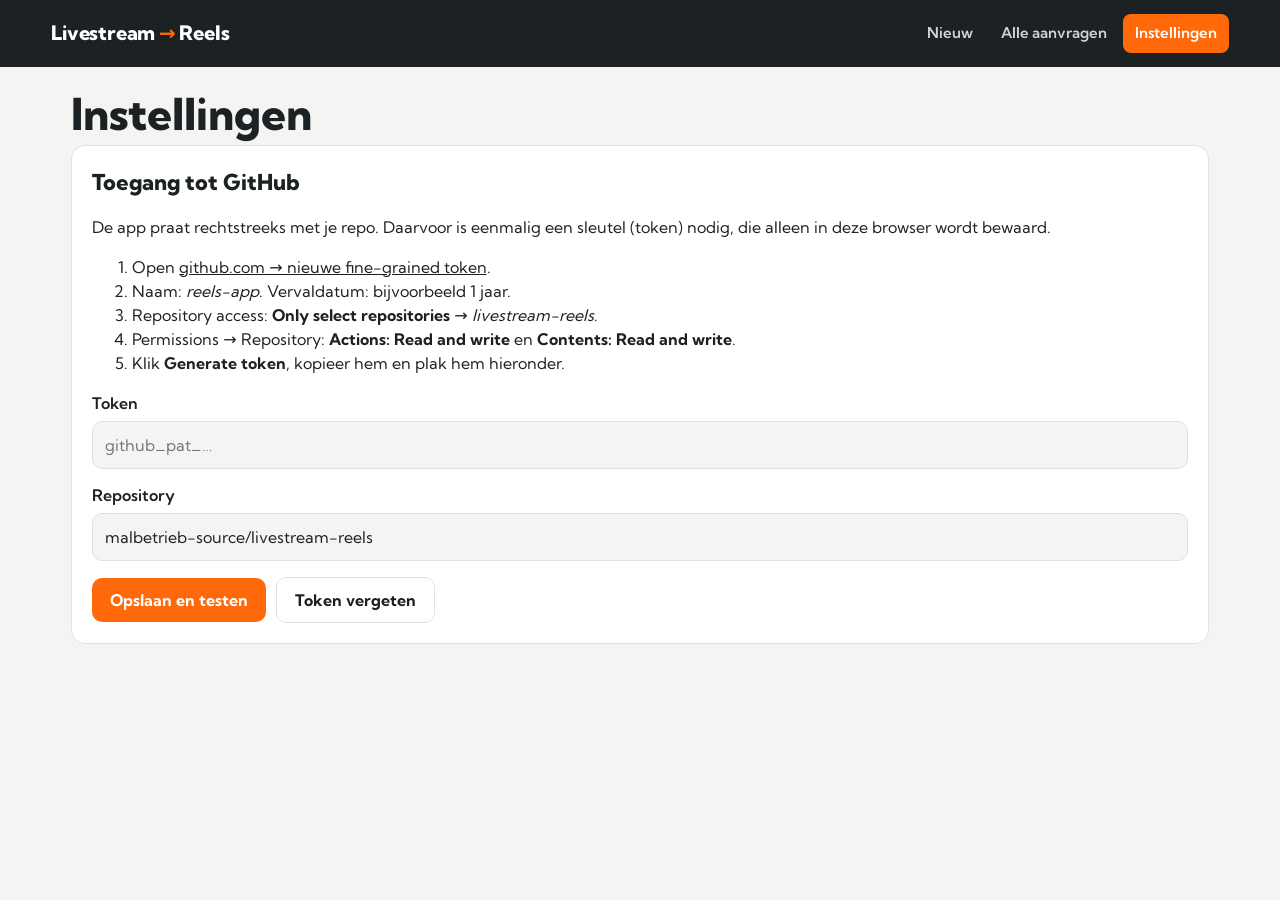
<file: docs/index.html>
<!DOCTYPE html>
<html lang="nl">
<head>
<meta charset="utf-8">
<meta name="viewport" content="width=device-width,initial-scale=1">
<meta name="robots" content="noindex">
<title>Livestream → Reels</title>
<link rel="preconnect" href="https://fonts.googleapis.com"><link rel="preconnect" href="https://fonts.gstatic.com" crossorigin>
<link href="https://fonts.googleapis.com/css2?family=Kumbh+Sans:wght@400;600;800&display=swap" rel="stylesheet">
<style>
/* VOICE: werkplaats-tool, direct en vakkundig
   IDEA: een productiebon in de Borgh-werkplaats: link + voicenote erin, reels eruit
   PICTURE: de reels zelf, als rij verticale schermen
   COLOUR/TYPE: Borgh-oranje #FF690A, antraciet #1C2123, wit; Kumbh Sans
   LAYOUT: één kolom op de telefoon, reels-raster op breed scherm, vaste actiebalk onderin */
:root{color-scheme:light dark;--or:#FF690A;--an:#1C2123;--bg:light-dark(#f4f4f2,#121517);--card:light-dark(#fff,#1c2123);--ink:light-dark(#1C2123,#eef0f0);--mut:light-dark(#69716f,#9aa3a3);--line:light-dark(#dfe2e0,#2c3337);--soft:light-dark(#fff1e8,#2a1e16)}
:root[data-theme=light]{color-scheme:light}:root[data-theme=dark]{color-scheme:dark}
*{box-sizing:border-box;min-width:0}
body{margin:0;background:var(--bg);color:var(--ink);font:16px/1.5 "Kumbh Sans",system-ui,sans-serif;overflow-x:clip;padding-bottom:96px}
a{color:inherit}
header{background:var(--an);color:#fff;padding:14px max(4vw,16px);display:flex;gap:16px;align-items:center;flex-wrap:wrap;position:sticky;top:0;z-index:5}
header b{font-weight:800;font-size:20px;letter-spacing:-.01em}header b i{font-style:normal;color:var(--or)}
nav{display:flex;gap:4px;margin-left:auto;flex-wrap:wrap}
nav a{text-decoration:none;padding:8px 12px;border-radius:8px;font-weight:600;font-size:15px;color:#cfd4d4}
nav a.on{background:var(--or);color:#fff}
main{max-width:1240px;margin:0 auto;padding:24px max(4vw,16px)}
h1{font-size:clamp(28px,5vw,44px);line-height:1.05;margin:0 0 8px;font-weight:800;text-wrap:balance}
h2{font-size:22px;margin:0 0 12px;font-weight:800}
.mut{color:var(--mut)}.small{font-size:14px}
.card{background:var(--card);border:1px solid var(--line);border-radius:14px;padding:20px;margin-bottom:16px}
label{display:block;font-weight:600;margin:14px 0 6px}
input,textarea,select{width:100%;font:inherit;font-size:16px;padding:11px 12px;border:1.5px solid var(--line);border-radius:10px;background:var(--bg);color:var(--ink)}
textarea{min-height:84px;resize:vertical}
input:focus,textarea:focus,select:focus,button:focus-visible{outline:3px solid color-mix(in srgb,var(--or) 45%,transparent);outline-offset:1px;border-color:var(--or)}
button,.btn{font:inherit;font-weight:700;min-height:44px;padding:10px 18px;border-radius:10px;border:0;background:var(--or);color:#fff;cursor:pointer;text-decoration:none;display:inline-flex;align-items:center;gap:8px;justify-content:center}
button.ghost,.btn.ghost{background:transparent;color:var(--ink);border:1.5px solid var(--line)}
button.sm{min-height:36px;padding:6px 12px;font-size:14px}
button:disabled{opacity:.5;cursor:default}
.row{display:flex;gap:10px;flex-wrap:wrap;align-items:center}
.grid2{display:grid;grid-template-columns:repeat(auto-fit,minmax(180px,1fr));gap:0 16px}
.big{font-size:18px;padding:14px 26px}
.note{background:var(--soft);border-left:4px solid var(--or);padding:12px 14px;border-radius:8px;margin:12px 0}
.err{background:light-dark(#fde8e8,#3a1c1c);border-left-color:#d33}
details summary{cursor:pointer;font-weight:600;padding:6px 0}
/* voortgang */
.steps{list-style:none;padding:0;margin:0}
.steps li{display:flex;gap:12px;align-items:center;padding:10px 0;border-bottom:1px solid var(--line)}
.dot{width:22px;height:22px;border-radius:50%;flex:none;border:2px solid var(--line);display:grid;place-items:center;font-size:13px;color:#fff}
.dot.run{border-color:var(--or);border-top-color:transparent;animation:spin 1s linear infinite}
.dot.ok{background:#1d9a5b;border-color:#1d9a5b}.dot.fail{background:#d33;border-color:#d33}.dot.skip{opacity:.4}
@keyframes spin{to{transform:rotate(360deg)}}
@media (prefers-reduced-motion:reduce){.dot.run{animation:none}}
/* reels */
.reels{display:grid;grid-template-columns:repeat(auto-fill,minmax(min(100%,300px),1fr));gap:16px}
.reel{background:var(--card);border:1.5px solid var(--line);border-radius:14px;overflow:hidden;display:flex;flex-direction:column}
.reel.changed{border-color:var(--or)}.reel.off{opacity:.55}
.screen{aspect-ratio:9/16;background:var(--an);position:relative;max-height:520px;display:grid;place-items:center;overflow:hidden}
.screen video{width:100%;height:100%;object-fit:contain;background:#000}
.screen .play{position:absolute;inset:0;display:flex;flex-direction:column;justify-content:center;align-items:center;gap:14px;padding:20px;text-align:center;color:#fff;background:linear-gradient(180deg,#2a3134,#1C2123);border:0;border-radius:0;font-weight:800}
.screen .play .hook{background:var(--or);padding:8px 12px;border-radius:6px;font-size:20px;line-height:1.15}
.screen .play .tri{width:64px;height:64px;border-radius:50%;background:rgba(255,255,255,.14);display:grid;place-items:center;font-size:26px}
.body{padding:14px 16px 16px;display:flex;flex-direction:column;gap:2px}
.body label{margin:10px 0 4px;font-size:14px}
.body input,.body textarea,.body select{padding:8px 10px;font-size:16px}
.times{display:grid;grid-template-columns:1fr 1fr;gap:10px}
.nudge{display:flex;gap:4px;margin-top:4px}.nudge button{flex:1;min-height:34px;padding:4px;font-size:13px}
.num{font-variant-numeric:tabular-nums;white-space:nowrap}
.tr{max-height:260px;overflow:auto;border:1px solid var(--line);border-radius:10px;margin-top:8px;font-size:14px}
.tr div{padding:6px 10px;border-bottom:1px solid var(--line);cursor:pointer;display:grid;grid-template-columns:4.2em 1fr;gap:8px}
.tr div.in{background:var(--soft)}.tr div:hover{background:color-mix(in srgb,var(--or) 14%,transparent)}
.tr .t{color:var(--mut);font-variant-numeric:tabular-nums}
.pick{display:flex;gap:6px;padding:6px 10px;background:var(--bg)}
.bar{position:fixed;left:0;right:0;bottom:0;background:var(--an);color:#fff;padding:12px max(4vw,16px);display:flex;gap:12px;align-items:center;justify-content:space-between;flex-wrap:wrap;z-index:6}
.list a.item{display:flex;justify-content:space-between;gap:12px;padding:14px 0;border-bottom:1px solid var(--line);text-decoration:none;flex-wrap:wrap}
.pill{font-size:13px;font-weight:700;padding:3px 10px;border-radius:99px;background:var(--line);white-space:nowrap}
.pill.or{background:var(--or);color:#fff}.pill.gr{background:#1d9a5b;color:#fff}.pill.rd{background:#d33;color:#fff}
.rec{display:flex;gap:10px;flex-wrap:wrap;align-items:center}
.recdot{width:12px;height:12px;border-radius:50%;background:#d33;display:inline-block;animation:pulse 1s infinite}
@keyframes pulse{50%{opacity:.3}}
audio{width:100%;margin-top:10px}
[hidden]{display:none!important}
</style>
</head>
<body>
<header><b>Livestream <i>→</i> Reels</b>
<nav><a href="#nieuw" data-v="nieuw">Nieuw</a><a href="#archief" data-v="archief">Alle aanvragen</a><a href="#instellingen" data-v="instellingen">Instellingen</a></nav></header>
<main id="app"></main>
<div class="bar" id="bar" hidden></div>

<template id="t-nieuw">
<h1>Van livestream naar reels</h1>
<p class="mut">Plak de link, spreek de belangrijkste punten in (of zet Remco's voicenote erin) en de reels worden gemaakt. Duurt ongeveer 20–40 minuten bij een stream van een uur.</p>
<form class="card" id="f">
 <label for="url">YouTube-link van de livestream</label>
 <input id="url" type="url" required placeholder="https://www.youtube.com/live/…" autocomplete="off">
 <label>Voicenote met de belangrijkste punten <span class="mut small">(optioneel)</span></label>
 <div class="rec">
  <button type="button" class="ghost" id="recBtn">● Inspreken</button>
  <button type="button" class="ghost" id="fileBtn">Bestand kiezen</button>
  <input type="file" id="file" accept="audio/*,video/mp4,.opus,.ogg,.m4a,.mp3,.wav,.webm" hidden>
  <span id="recState" class="mut small"></span>
 </div>
 <div id="vnBox" hidden><audio id="vnAudio" controls></audio><button type="button" class="ghost sm" id="vnDel">Voicenote weghalen</button></div>
 <label for="extra">Extra wensen <span class="mut small">(optioneel)</span></label>
 <textarea id="extra" placeholder="Bijv. vooral de korte tips, niet de intro. Winactie zeker meenemen."></textarea>
 <details><summary>Meer opties</summary>
  <div class="grid2">
   <div><label for="n">Aantal reels</label><input id="n" type="number" min="1" max="20" value="8"></div>
   <div><label for="minl">Min. lengte (sec)</label><input id="minl" type="number" min="5" value="20"></div>
   <div><label for="maxl">Max. lengte (sec)</label><input id="maxl" type="number" min="10" value="60"></div>
   <div><label for="beeld">Beeld</label><select id="beeld"><option value="crop">Bijsnijden naar 9:16</option><option value="blur">Heel beeld, vage achtergrond</option></select></div>
   <div><label for="model">Spraakherkenning</label><select id="model"><option value="small">Snel (small)</option><option value="medium">Nauwkeuriger (medium)</option></select></div>
   <div><label for="brief">Briefing-bestand</label><select id="brief"><option value="">Geen</option></select></div>
  </div>
 </details>
 <div class="row" style="margin-top:20px"><button class="big" id="go">Maak reels</button><span id="goState" class="mut small"></span></div>
</form>
</template>

<template id="t-instellingen">
<h1>Instellingen</h1>
<div class="card">
 <h2>Toegang tot GitHub</h2>
 <p>De app praat rechtstreeks met je repo. Daarvoor is eenmalig een sleutel (token) nodig, die alleen in deze browser wordt bewaard.</p>
 <ol>
  <li>Open <a href="https://github.com/settings/personal-access-tokens/new" target="_blank" rel="noopener">github.com → nieuwe fine-grained token</a>.</li>
  <li>Naam: <i>reels-app</i>. Vervaldatum: bijvoorbeeld 1 jaar.</li>
  <li>Repository access: <b>Only select repositories</b> → <i>livestream-reels</i>.</li>
  <li>Permissions → Repository: <b>Actions: Read and write</b> en <b>Contents: Read and write</b>.</li>
  <li>Klik <b>Generate token</b>, kopieer hem en plak hem hieronder.</li>
 </ol>
 <label for="tok">Token</label><input id="tok" type="password" placeholder="github_pat_…" autocomplete="off">
 <label for="repo">Repository</label><input id="repo" placeholder="eigenaar/repo">
 <div class="row" style="margin-top:16px"><button id="save">Opslaan en testen</button><button class="ghost" id="forget">Token vergeten</button><span id="saveState" class="small"></span></div>
</div>
</template>

<script>
{
const $=(s,r=document)=>r.querySelector(s), $$=(s,r=document)=>[...r.querySelectorAll(s)];
const esc=s=>String(s??'').replace(/[&<>"']/g,c=>({'&':'&amp;','<':'&lt;','>':'&gt;','"':'&quot;',"'":'&#39;'}[c]));
const fmt=t=>{t=Math.max(0,+t||0);const h=Math.floor(t/3600),m=Math.floor(t%3600/60),s=(t%60).toFixed(1).padStart(4,'0');return h?`${h}:${String(m).padStart(2,'0')}:${s}`:`${m}:${s}`};
const parseT=v=>String(v).trim().replace(',','.').split(':').map(Number).reduce((a,b)=>a*60+b,0);
const store={get(k,d){try{return JSON.parse(localStorage.getItem('reels.'+k))??d}catch{return d}},set(k,v){try{localStorage.setItem('reels.'+k,JSON.stringify(v))}catch{}}};
const WF='reels.yml';
let cfg=store.get('cfg',{token:'',repo:'malbetrieb-source/livestream-reels'});
let timer=null, blobs={};

async function api(path,opt={}){
  const r=await fetch('https://api.github.com/repos/'+cfg.repo+path,{method:opt.method||'GET',body:opt.body&&JSON.stringify(opt.body),
    headers:{Authorization:'Bearer '+cfg.token,Accept:opt.raw?'application/vnd.github.raw':'application/vnd.github+json','X-GitHub-Api-Version':'2022-11-28'}});
  if(r.status===204)return null;
  if(!r.ok){let m='';try{m=(await r.json()).message}catch{}const e=new Error(`GitHub ${r.status}: ${m}`);e.status=r.status;throw e}
  return opt.raw==='blob'?r.blob():opt.raw?r.json():r.json();
}
const rawJson=(file,ref)=>api(`/contents/${file}?ref=${encodeURIComponent(ref)}`,{raw:true});
const ytId=u=>(String(u).match(/(?:v=|youtu\.be\/|live\/|shorts\/)([\w-]{11})/)||[])[1];
const newId=()=>{const d=new Date(),p=n=>String(n).padStart(2,'0');return `${d.getFullYear()}${p(d.getMonth()+1)}${p(d.getDate())}-${p(d.getHours())}${p(d.getMinutes())}-${Math.random().toString(36).slice(2,6)}`};
function remember(id,info){const l=store.get('mine',{});l[id]={...(l[id]||{}),...info};store.set('mine',l)}

async function dispatch(id,inputs){
  const all={aanvraag:id,voicenote:'',youtube_link:'',briefing:'',extra_instructies:'',aantal_reels:'8',min_lengte:'20',max_lengte:'60',beeld:'crop',fragmenten:'',spraakmodel:'small',...inputs};
  for(const k in all)all[k]=String(all[k]);
  await api(`/actions/workflows/${WF}/dispatches`,{method:'POST',body:{ref:'main',inputs:all}});
}

/* ---------- routering ---------- */
function route(){
  clearInterval(timer);timer=null;$('#bar').hidden=true;
  const h=location.hash.slice(1)||'nieuw';
  $$('nav a').forEach(a=>a.classList.toggle('on',h===a.dataset.v||(h.startsWith('a-')&&a.dataset.v==='archief')));
  if(!cfg.token&&h!=='instellingen'){location.hash='instellingen';return}
  if(h==='instellingen')return viewSettings();
  if(h==='archief')return viewArchive();
  if(h.startsWith('a-'))return viewRequest(h.slice(2));
  return viewNew();
}
addEventListener('hashchange',route);

/* ---------- instellingen ---------- */
function viewSettings(){
  $('#app').replaceChildren($('#t-instellingen').content.cloneNode(true));
  $('#tok').value=cfg.token;$('#repo').value=cfg.repo;
  $('#save').onclick=async()=>{
    cfg={token:$('#tok').value.trim(),repo:$('#repo').value.trim()};const st=$('#saveState');st.textContent='Testen…';
    try{const r=await api('');await api(`/actions/workflows/${WF}`);store.set('cfg',cfg);st.textContent=`✓ Verbonden met ${r.full_name}`;setTimeout(()=>location.hash='nieuw',700)}
    catch(e){st.textContent='✗ '+(e.status===404?'Repo of workflow niet gevonden — klopt de repo en heeft de token toegang?':e.status===401?'Token ongeldig':e.message)}
  };
  $('#forget').onclick=()=>{cfg.token='';store.set('cfg',cfg);$('#tok').value='';$('#saveState').textContent='Token verwijderd uit deze browser'};
}

/* ---------- nieuwe aanvraag ---------- */
let vn=null, rec=null;
function viewNew(){
  $('#app').replaceChildren($('#t-nieuw').content.cloneNode(true));
  const d=store.get('draft',{});for(const k of ['url','extra','n','minl','maxl','beeld','model'])if(d[k])$('#'+k).value=d[k];
  $('#f').oninput=()=>{const o={};for(const k of ['url','extra','n','minl','maxl','beeld','model'])o[k]=$('#'+k).value;store.set('draft',o)};
  api('/contents/briefings').then(l=>{for(const f of l.filter(f=>f.name.endsWith('.md'))){const o=document.createElement('option');o.value=f.path;o.textContent=f.name.replace(/\.md$/,'');$('#brief').append(o)}}).catch(()=>{});
  showVn();
  $('#fileBtn').onclick=()=>$('#file').click();
  $('#file').onchange=e=>{const f=e.target.files[0];if(f){vn={blob:f,ext:(f.name.split('.').pop()||'m4a').toLowerCase()};showVn()}};
  $('#vnDel').onclick=()=>{vn=null;showVn()};
  $('#recBtn').onclick=toggleRec;
  $('#f').onsubmit=submitNew;
}
function showVn(){
  const box=$('#vnBox');if(!box)return;box.hidden=!vn;
  if(vn){$('#vnAudio').src=URL.createObjectURL(vn.blob);$('#recState').textContent=`Voicenote klaar (${(vn.blob.size/1e6).toFixed(1)} MB)`}
  else $('#recState').textContent='';
}
async function toggleRec(){
  const b=$('#recBtn');
  if(rec){rec.stop();return}
  try{
    const stream=await navigator.mediaDevices.getUserMedia({audio:true});
    const mime=['audio/webm','audio/mp4','audio/ogg'].find(m=>window.MediaRecorder&&MediaRecorder.isTypeSupported(m))||'';
    rec=new MediaRecorder(stream,mime?{mimeType:mime}:{});const parts=[],t0=Date.now();
    rec.ondataavailable=e=>parts.push(e.data);
    const tick=setInterval(()=>$('#recState').innerHTML=`<span class="recdot"></span> Opnemen… ${fmt((Date.now()-t0)/1000).replace(/\.\d$/,'')}`,500);
    rec.onstop=()=>{clearInterval(tick);stream.getTracks().forEach(t=>t.stop());const type=rec.mimeType||mime||'audio/webm';
      vn={blob:new Blob(parts,{type}),ext:type.includes('mp4')?'m4a':type.includes('ogg')?'ogg':'webm'};rec=null;b.textContent='● Inspreken';showVn()};
    rec.start(1000);b.textContent='■ Stop';
  }catch(e){$('#recState').textContent='Microfoon niet beschikbaar — kies een bestand.'}
}
const b64=blob=>new Promise((ok,no)=>{const r=new FileReader();r.onload=()=>ok(String(r.result).split(',')[1]);r.onerror=no;r.readAsDataURL(blob)});
async function submitNew(e){
  e.preventDefault();const url=$('#url').value.trim(),st=$('#goState'),go=$('#go');
  if(!ytId(url)){st.textContent='Dat lijkt geen YouTube-link.';return}
  if(rec){st.textContent='Stop eerst de opname.';return}
  go.disabled=true;const id=newId();
  try{
    let vname='';
    if(vn){
      st.textContent='Voicenote uploaden…';
      const main=await api('/git/ref/heads/main');
      await api('/git/refs',{method:'POST',body:{ref:'refs/heads/reels/'+id,sha:main.object.sha}});
      vname='voicenote.'+vn.ext.replace(/[^a-z0-9]/g,'');
      await api('/contents/'+vname,{method:'PUT',body:{message:'Voicenote '+id,content:await b64(vn.blob),branch:'reels/'+id}});
    }
    st.textContent='Workflow starten…';
    const inp={youtube_link:url,voicenote:vname,briefing:$('#brief').value,extra_instructies:$('#extra').value.trim(),
      aantal_reels:$('#n').value,min_lengte:$('#minl').value,max_lengte:$('#maxl').value,beeld:$('#beeld').value,spraakmodel:$('#model').value};
    await dispatch(id,inp);
    remember(id,{url,started:Date.now(),label:'Nieuwe stream'});
    vn=null;store.set('draft',{});location.hash='a-'+id;
  }catch(err){st.textContent='✗ '+err.message;go.disabled=false}
}

/* ---------- archief ---------- */
async function viewArchive(){
  const app=$('#app');app.innerHTML='<h1>Alle aanvragen</h1><div class="card list" id="l"><p class="mut">Laden…</p></div>';
  try{
    const [refs,runs]=await Promise.all([api('/git/matching-refs/heads/reels/').catch(()=>[]),api(`/actions/workflows/${WF}/runs?per_page=40`)]);
    const mine=store.get('mine',{}),items={};
    for(const r of refs){const id=r.ref.replace('refs/heads/reels/','');items[id]={id,done:false}}
    for(const r of runs.workflow_runs){const m=r.display_title.match(/^Reels · (.+)$/);if(!m)continue;const it=items[m[1]]||(items[m[1]]={id:m[1]});if(!it.run)it.run=r}
    for(const id in mine)items[id]=items[id]||{id};
    const list=Object.values(items).sort((a,b)=>b.id.localeCompare(a.id));
    if(!list.length){$('#l').innerHTML='<p class="mut">Nog geen aanvragen. <a href="#nieuw">Maak de eerste.</a></p>';return}
    $('#l').innerHTML=list.map(it=>{const r=it.run,s=!r?'':r.status!=='completed'?'<span class="pill or">Bezig</span>':r.conclusion==='success'?'<span class="pill gr">Klaar</span>':'<span class="pill rd">Mislukt</span>';
      return `<a class="item" href="#a-${esc(it.id)}"><span><b data-t="${esc(it.id)}">${esc(mine[it.id]?.title||mine[it.id]?.label||it.id)}</b><br><span class="mut small">${esc(it.id)}</span></span>${s}</a>`}).join('');
    for(const it of list.slice(0,25))if(!mine[it.id]?.title&&refs.some(r=>r.ref.endsWith('/'+it.id)))
      rawJson('resultaat.json','reels/'+it.id).then(res=>{const el=$(`[data-t="${CSS.escape(it.id)}"]`);if(el&&res.title){el.textContent=res.title;remember(it.id,{title:res.title})}}).catch(()=>{});
  }catch(e){$('#l').innerHTML=`<p class="note err">${esc(e.message)}</p>`}
}

/* ---------- één aanvraag: voortgang of resultaat ---------- */
const STEPS=['Programma\'s installeren','Cache (download + transcript)','Voicenote uitschrijven','Video downloaden en uitschrijven','Reels maken','Reels klaarzetten om te downloaden','Previews klaarzetten voor de app'];
async function viewRequest(id){
  const app=$('#app');app.innerHTML=`<p class="mut">Laden…</p>`;
  try{const res=await rawJson('resultaat.json','reels/'+id);return viewResult(id,res)}catch(e){if(e.status!==404){app.innerHTML=`<p class="note err">${esc(e.message)}</p>`;return}}
  app.innerHTML=`<h1>Reels worden gemaakt</h1><p class="mut">Aanvraag <span class="num">${esc(id)}</span>. Je kunt deze pagina sluiten; hij staat onder <a href="#archief">Alle aanvragen</a>.</p>
   <div class="card"><div class="row" style="justify-content:space-between"><h2 id="st">Wachten tot GitHub start…</h2><span class="mut num" id="el"></span></div><ul class="steps" id="steps"></ul><p id="lk" class="small"></p></div>`;
  let runId=null;
  const poll=async()=>{
    if(location.hash!=='#a-'+id)return;
    try{
      if(!runId){const runs=await api(`/actions/workflows/${WF}/runs?per_page=30`);const r=runs.workflow_runs.find(r=>r.display_title==='Reels · '+id);if(!r){
        const t=store.get('mine',{})[id]?.started;if(t&&Date.now()-t>180000)$('#st').textContent='Run niet gevonden — is de workflow gestart?';return}runId=r.id}
      const [run,jobs]=await Promise.all([api('/actions/runs/'+runId),api(`/actions/runs/${runId}/jobs`)]);
      const steps=(jobs.jobs[0]?.steps||[]).filter(s=>STEPS.includes(s.name));
      $('#steps').innerHTML=steps.map(s=>{const c=s.status!=='completed'?(s.status==='in_progress'?'run':''):s.conclusion==='success'?'ok':s.conclusion==='skipped'?'skip':'fail';
        const icon=c==='ok'?'✓':c==='fail'?'!':'';const dur=s.started_at?Math.round(((s.completed_at?new Date(s.completed_at):Date.now())-new Date(s.started_at))/1000):null;
        return `<li><span class="dot ${c}">${icon}</span><span style="flex:1">${esc(s.name==='Cache (download + transcript)'?'Eerder werk ophalen':s.name)}${c==='skip'?' <span class="mut small">(overgeslagen)</span>':''}</span><span class="mut num small">${dur!=null&&c!=='skip'?fmt(dur).replace(/\.\d$/,''):''}</span></li>`}).join('')||'<li class="mut">In de wachtrij…</li>';
      const t0=new Date(run.run_started_at||run.created_at);$('#el').textContent=fmt((Date.now()-t0)/1000).replace(/\.\d$/,'');
      $('#lk').innerHTML=`<a href="${esc(run.html_url)}" target="_blank" rel="noopener">Bekijk de run op GitHub</a>`;
      if(run.status==='completed'){
        clearInterval(timer);
        if(run.conclusion==='success'){$('#st').textContent='Klaar! Reels laden…';setTimeout(()=>viewRequest(id),1500)}
        else{$('#st').textContent='Er ging iets mis';$('#lk').insertAdjacentHTML('beforebegin',`<div class="note err">De run is ${esc(run.conclusion)}. Open de run op GitHub en klik op de rode stap voor de foutmelding. Vaak helpt het om opnieuw te starten.</div>`)}
      }else $('#st').textContent=run.status==='queued'?'In de wachtrij':'Bezig…';
    }catch(e){$('#st').textContent='Verbinding mislukt, opnieuw proberen…'}
  };
  poll();timer=setInterval(poll,8000);
}

/* ---------- resultaat + bijstellen ---------- */
let R=null, clips=[], orig='', transcript=null;
const yt=(u,t)=>{const v=ytId(u);return v?`https://youtu.be/${v}?t=${Math.floor(t)}`:u};
const OFF={0.15:'Bijsnijden links',0.5:'Bijsnijden midden',0.85:'Bijsnijden rechts'};
function viewResult(id,res){
  R={...res,id};remember(id,{title:res.title});
  clips=res.clips.map(c=>({...c,selected:true,offset:c.mode==='blur'?null:(c.offset??0.5)}));orig=JSON.stringify(clips.map(key));
  const eng={claude:'Gekozen door Claude',offline:'Gekozen op trefwoorden — zet een ANTHROPIC_API_KEY in de repo voor een slimmere keuze',handmatig:'Zelf gekozen / bijgesteld'}[res.engine]||'';
  $('#app').innerHTML=`<h1>${esc(res.title||'Reels')}</h1>
   <p class="mut">${clips.length} reels · <a href="${esc(res.url)}" target="_blank" rel="noopener">livestream openen</a> · ${esc(eng)}</p>
   <div class="row" style="margin-bottom:16px"><a class="btn" href="${esc(res.run_url)}#artifacts" target="_blank" rel="noopener">Alle reels in volle kwaliteit (zip)</a>
   <button class="ghost" id="addBtn">+ Fragment toevoegen</button></div>
   ${res.engine==='offline'?'<div class="note small">De selectie is grof gekozen op trefwoorden. Controleer begin en eind, of zet een Anthropic-sleutel in de repo-secrets (ANTHROPIC_API_KEY).</div>':''}
   ${res.voicenote?`<details class="card"><summary>Voicenote (uitgeschreven)</summary><p>${esc(res.voicenote)}</p></details>`:''}
   <details class="card" id="ai" ${res.engine==='claude'?'':'open'}><summary>Slimmer kiezen met Claude</summary>
    <p class="small">1. Kopieer de opdracht (transcript + voicenote) en plak hem in een chat met Claude.<br>2. Plak het antwoord van Claude hieronder en klik op <b>Overnemen</b>. Daarna <b>Opnieuw maken</b>.</p>
    <div class="row"><label class="small" for="aiN" style="margin:0">Aantal reels</label><input id="aiN" type="number" min="1" max="20" value="${Math.max(clips.length,8)}" style="width:90px"><button id="aiCopy">Kopieer opdracht voor Claude</button><span id="aiSt" class="small mut"></span></div>
    <textarea id="aiOut" readonly hidden style="margin-top:10px;font-size:13px"></textarea>
    <label for="aiIn">Antwoord van Claude</label><textarea id="aiIn" placeholder="Plak hier het antwoord (de lijst met fragmenten)"></textarea>
    <div class="row" style="margin-top:10px"><button class="ghost" id="aiUse">Overnemen</button><span id="aiUseSt" class="small"></span></div>
   </details>
   <div class="card" id="addBox" hidden><h2>Fragment toevoegen</h2><input id="q" placeholder="Zoek in het transcript…"><div class="tr" id="qtr"></div></div>
   <div class="reels" id="reels"></div>`;
  renderReels();
  $('#addBtn').onclick=async()=>{const box=$('#addBox');box.hidden=!box.hidden;if(!box.hidden){await loadTr();searchTr();$('#q').focus()}};
  $('#q')&&($('#q').oninput=searchTr);
  $('#aiCopy').onclick=copyPrompt;$('#aiUse').onclick=usePaste;
}
async function copyPrompt(){
  const st=$('#aiSt');st.textContent='Transcript laden…';const tr=await loadTr();
  if(!tr.length){st.textContent='Geen transcript gevonden bij deze aanvraag.';return}
  const n=+$('#aiN').value||8;
  const brief=R.briefing||[R.voicenote&&('Voicenote van de klant (uitgeschreven):\n'+R.voicenote),R.extra&&('Extra wensen:\n'+R.extra)].filter(Boolean).join('\n\n');
  const txt=`Je bent een ervaren social-video-editor voor Borgh, een B2B-merk in bevestigingsmiddelen en gereedschap.
Hieronder staat het transcript van een YouTube-livestream (Nederlands, tijdcodes in seconden) en de briefing van de klant.

Kies de ${n} beste fragmenten voor losse verticale reels (Instagram/TikTok/Shorts).
Regels:
- Elk fragment is 20 tot 60 seconden.
- Op zichzelf te begrijpen: begin bij het begin van een zin of uitleg, stop na de pointe. Geen afgebroken zinnen.
- Volg de briefing: elk onderwerp dat de klant noemt krijgt bij voorkeur minstens één fragment, belangrijkste eerst.
- Voorkeur voor concrete tips, getallen, demonstraties, 'fout vs goed', en momenten met energie of humor.
- Geen overlap.

Antwoord met ALLEEN een JSON-array in één codeblok, zonder uitleg, per fragment:
{"start": <sec>, "end": <sec>, "title": "<korte werktitel>", "hook": "<pakkende tekst in beeld, max 6 woorden>", "caption": "<social caption van 1-3 zinnen in de toon van een vakman, met 3-5 hashtags>"}

BRIEFING:
${brief||'(geen briefing — kies zelf de sterkste momenten)'}

TRANSCRIPT:
${tr.map(x=>`[${x.s.toFixed(1)}-${x.e.toFixed(1)}] ${x.t}`).join('\n')}`;
  try{await navigator.clipboard.writeText(txt);st.textContent=`✓ Gekopieerd (${Math.round(txt.length/1000)}k tekens) — plak het in een chat met Claude`}
  catch{const o=$('#aiOut');o.hidden=false;o.value=txt;o.select();st.textContent='Kopiëren lukte niet automatisch: selecteer de tekst hieronder en kopieer hem.'}
}
function usePaste(){
  const t=$('#aiIn').value,st=$('#aiUseSt');let list=[];
  try{
    if(t.includes('[')&&t.includes('{')){list=JSON.parse(t.slice(t.indexOf('['),t.lastIndexOf(']')+1))}
    else for(const line of t.split(/[\n;]/)){const m=line.match(/([\d:.,]+)\s*[-–]\s*([\d:.,]+)\s*(.*)/);if(m)list.push({start:parseT(m[1]),end:parseT(m[2]),title:m[3].trim(),hook:m[3].trim()})}
  }catch(e){st.textContent='✗ Kan het antwoord niet lezen. Plak het hele antwoord van Claude, inclusief de [ en ].';return}
  list=list.filter(c=>isFinite(+c.start)&&isFinite(+c.end)&&+c.end>+c.start);
  if(!list.length){st.textContent='✗ Geen fragmenten gevonden in het antwoord.';return}
  clips=list.map((c,i)=>({id:i+1,start:+c.start,end:+c.end,title:c.title||`Fragment ${i+1}`,hook:c.hook||'',caption:c.caption||'',mode:R.mode||'crop',offset:R.mode==='blur'?null:0.5,selected:true,isNew:true})).sort((a,b)=>a.start-b.start);
  renderReels();st.textContent=`✓ ${clips.length} fragmenten overgenomen — controleer ze en klik onderin op Opnieuw maken.`;
  $('#reels').scrollIntoView({behavior:'smooth'});
}
const key=c=>({start:+c.start,end:+c.end,title:c.title||'',hook:c.hook||'',caption:c.caption||'',mode:c.mode,offset:c.offset,selected:c.selected});
async function loadTr(){if(!transcript){try{transcript=await rawJson('transcript.json','reels/'+R.id)}catch{transcript=[]}}return transcript}
function searchTr(){
  const q=$('#q').value.trim().toLowerCase(),hits=(transcript||[]).filter(s=>!q||s.t.toLowerCase().includes(q)).slice(0,80);
  $('#qtr').innerHTML=hits.map(s=>`<div data-s="${s.s}"><span class="t">${fmt(s.s).replace(/\.\d$/,'')}</span><span>${esc(s.t)}</span></div>`).join('')||'<div class="mut">Niets gevonden</div>';
  $$('#qtr [data-s]').forEach(d=>d.onclick=()=>{const s=+d.dataset.s;clips.push({id:clips.length+1,start:s,end:s+30,title:'Nieuw fragment',hook:'',caption:'',mode:R.mode||'crop',offset:0.5,selected:true,isNew:true});
    clips.sort((a,b)=>a.start-b.start);$('#addBox').hidden=true;renderReels()});
}
function renderReels(){
  $('#reels').innerHTML=clips.map((c,i)=>`<article class="reel" data-i="${i}">
   <div class="screen">${c.preview&&!c.isNew?`<button class="play" data-play><span class="tri">▶</span>${c.hook?`<span class="hook">${esc(c.hook)}</span>`:''}<span class="small mut">Preview laden</span></button>`:'<div class="play"><span class="small">Nieuw fragment — wordt gemaakt bij “opnieuw maken”</span></div>'}</div>
   <div class="body">
    <label class="row" style="margin:0 0 4px"><input type="checkbox" data-f="selected" ${c.selected?'checked':''} style="width:auto"> Meenemen</label>
    <label>Titel</label><input data-f="title" value="${esc(c.title)}">
    <label>Hook in beeld</label><input data-f="hook" value="${esc(c.hook)}" maxlength="60">
    <label>Caption</label><textarea data-f="caption">${esc(c.caption)}</textarea>
    <div class="row" style="margin-top:6px"><button class="ghost sm" data-copy>Caption kopiëren</button>${c.preview&&!c.isNew?`<button class="ghost sm" data-dl>Preview downloaden</button>`:''}</div>
    <div class="times">
     <div><label>Begin</label><input class="num" data-t="start" value="${fmt(c.start)}"><div class="nudge"><button class="ghost" data-n="start,-1">−1s</button><button class="ghost" data-n="start,1">+1s</button></div></div>
     <div><label>Eind</label><input class="num" data-t="end" value="${fmt(c.end)}"><div class="nudge"><button class="ghost" data-n="end,-1">−1s</button><button class="ghost" data-n="end,1">+1s</button></div></div>
    </div>
    <p class="small mut num" style="margin:6px 0 0">${Math.round(c.end-c.start)} sec · <a href="${esc(yt(R.url,c.start))}" target="_blank" rel="noopener">bekijk in livestream</a></p>
    <label>Beeld</label><select data-f="beeld">${Object.entries(OFF).map(([v,l])=>`<option value="${v}" ${c.mode!=='blur'&&Math.abs((c.offset??.5)-v)<.1?'selected':''}>${l}</option>`).join('')}<option value="blur" ${c.mode==='blur'?'selected':''}>Heel beeld, vage achtergrond</option></select>
    <details data-trd><summary class="small">Transcript rond dit fragment</summary><div class="tr"></div></details>
   </div></article>`).join('');
  $$('.reel').forEach(el=>wire(el,clips[+el.dataset.i]));
  updateBar();
}
function wire(el,c){
  el.classList.toggle('off',!c.selected);
  $$('[data-f]',el).forEach(f=>f.oninput=f.onchange=()=>{
    const k=f.dataset.f;if(k==='selected')c.selected=f.checked;else if(k==='beeld'){if(f.value==='blur'){c.mode='blur';c.offset=null}else{c.mode='crop';c.offset=+f.value}}else c[k]=f.value;
    el.classList.toggle('off',!c.selected);updateBar(el,c)});
  $$('[data-t]',el).forEach(f=>f.onchange=()=>{c[f.dataset.t]=parseT(f.value);fix(c);renderReels()});
  $$('[data-n]',el).forEach(b=>b.onclick=()=>{const [k,d]=b.dataset.n.split(',');c[k]=+c[k]+ +d;fix(c);renderReels()});
  $('[data-copy]',el).onclick=async e=>{try{await navigator.clipboard.writeText(c.caption||'');e.target.textContent='Gekopieerd ✓'}catch{e.target.textContent='Kopiëren lukt niet'}};
  const dl=$('[data-dl]',el);if(dl)dl.onclick=async()=>{const u=await preview(c);const a=document.createElement('a');a.href=u;a.download=(c.file||`reel-${c.id}.mp4`).replace(/\.mp4$/,'-preview.mp4');document.body.append(a);a.click();a.remove()};
  const p=$('[data-play]',el);if(p)p.onclick=async()=>{p.querySelector('.small').textContent='Laden…';try{const u=await preview(c);const v=document.createElement('video');v.src=u;v.controls=true;v.playsInline=true;p.replaceWith(v);v.play().catch(()=>{})}catch(e){p.querySelector('.small').textContent='Laden mislukt'}};
  $('[data-trd]',el).ontoggle=async e=>{if(!e.target.open)return;const box=$('.tr',el);box.innerHTML='<div class="mut">Laden…</div>';const tr=await loadTr();
    const near=tr.filter(s=>s.e>c.start-40&&s.s<c.end+40);
    box.innerHTML=near.map(s=>`<div data-s="${s.s}" data-e="${s.e}" class="${s.e>c.start&&s.s<c.end?'in':''}"><span class="t">${fmt(s.s).replace(/\.\d$/,'')}</span><span>${esc(s.t)}</span></div>`).join('');
    $$('[data-s]',box).forEach(d=>d.onclick=()=>{$$('.pick',box).forEach(x=>x.remove());d.insertAdjacentHTML('afterend','<div class="pick"><button class="sm" data-ps>Begin hier</button><button class="sm" data-pe>Eind hier</button></div>');
      $('[data-ps]',box).onclick=()=>{c.start=+d.dataset.s;fix(c);renderReels()};$('[data-pe]',box).onclick=()=>{c.end=+d.dataset.e+0.3;fix(c);renderReels()}})};
}
function fix(c){c.start=Math.max(0,Math.round(c.start*100)/100);c.end=Math.round(c.end*100)/100;if(c.end<=c.start+1)c.end=c.start+1}
async function preview(c){
  if(blobs[R.id+c.preview])return blobs[R.id+c.preview];
  const b=await api(`/contents/${c.preview}?ref=${encodeURIComponent('reels/'+R.id)}`,{raw:'blob'});
  return blobs[R.id+c.preview]=URL.createObjectURL(new Blob([b],{type:'video/mp4'}));
}
function updateBar(el,c){
  if(el&&c){const o=JSON.parse(orig)[clips.indexOf(c)];el.classList.toggle('changed',!o||JSON.stringify(key(c))!==JSON.stringify(o))}
  else $$('.reel').forEach(e=>{const cc=clips[+e.dataset.i],o=JSON.parse(orig)[+e.dataset.i];e.classList.toggle('changed',!!cc.isNew||!o||JSON.stringify(key(cc))!==JSON.stringify(o))});
  const changed=JSON.stringify(clips.map(key))!==orig,sel=clips.filter(c=>c.selected).length,bar=$('#bar');
  bar.hidden=!changed;
  bar.innerHTML=`<span><b>${sel} reels</b> <span style="color:#cfd4d4" class="small">· aangepast</span></span><span class="row"><button class="ghost sm" id="undo" style="color:#fff;border-color:#4a5357">Terugzetten</button><button id="redo">Opnieuw maken</button></span>`;
  if(!changed)return;
  $('#undo').onclick=()=>viewResult(R.id,R);
  $('#redo').onclick=async e=>{
    const sel=clips.filter(c=>c.selected);if(!sel.length)return;e.target.disabled=true;e.target.textContent='Starten…';
    const frag=JSON.stringify(sel.map(c=>({start:+c.start,end:+c.end,title:c.title,hook:c.hook,caption:c.caption,mode:c.mode==='blur'?'blur':'crop',...(c.mode!=='blur'?{offset:c.offset??0.5}:{})})));
    const id=newId();
    try{await dispatch(id,{youtube_link:R.url,fragmenten:frag,spraakmodel:R.model||'small',beeld:R.mode||'crop',aantal_reels:String(sel.length)});
      remember(id,{url:R.url,started:Date.now(),label:'Bijgesteld: '+(R.title||R.id)});location.hash='a-'+id}
    catch(err){e.target.disabled=false;e.target.textContent='Opnieuw maken';alertBar(err.message)}
  };
}
function alertBar(m){$('#bar').insertAdjacentHTML('afterbegin',`<span style="color:#ffb3b3" class="small">✗ ${esc(m)}</span>`)}

route();
}
</script>
</body>
</html>
</file>
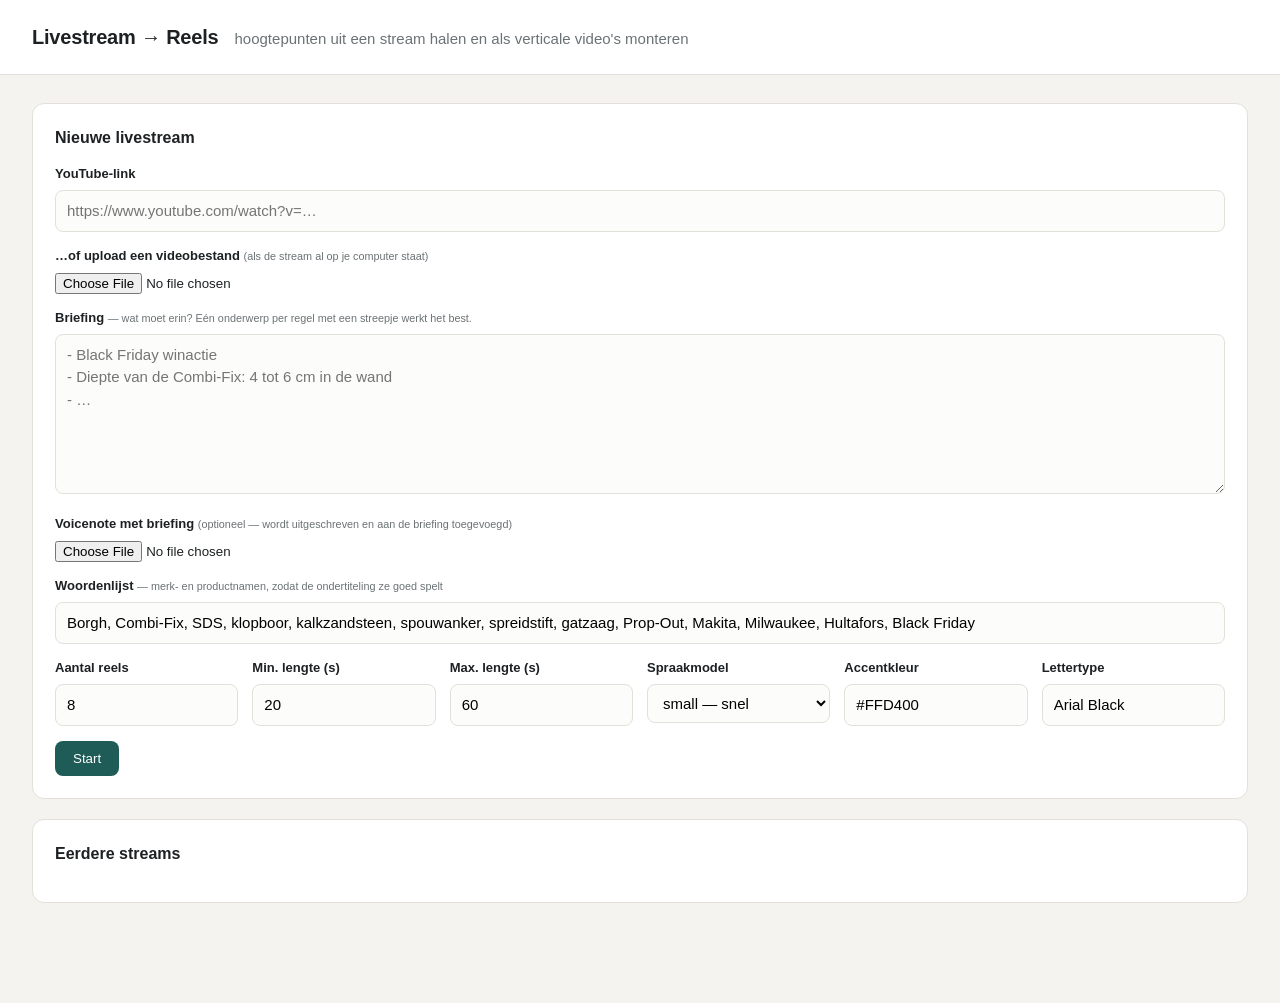
<file: templates/index.html>
<!doctype html><html lang="nl"><head><meta charset="utf-8"><title>Livestream → Reels</title>
<link rel="stylesheet" href="/static/style.css"></head><body>
<header><h1>Livestream → Reels</h1><span class="muted">hoogtepunten uit een stream halen en als verticale video's monteren</span></header>
<main>
<form class="card" method="post" action="/jobs" enctype="multipart/form-data" id="f">
  <h2>Nieuwe livestream</h2>
  <label>YouTube-link</label>
  <input type="url" name="url" placeholder="https://www.youtube.com/watch?v=…">
  <label>…of upload een videobestand <small>(als de stream al op je computer staat)</small></label>
  <input type="file" name="video" accept="video/*">

  <label>Briefing <small>— wat moet erin? Eén onderwerp per regel met een streepje werkt het best.</small></label>
  <div class="inline" id="briefs"></div>
  <textarea name="briefing" id="briefing" placeholder="- Black Friday winactie&#10;- Diepte van de Combi-Fix: 4 tot 6 cm in de wand&#10;- …"></textarea>
  <label>Voicenote met briefing <small>(optioneel — wordt uitgeschreven en aan de briefing toegevoegd)</small></label>
  <input type="file" name="voicenote" accept="audio/*,.opus,.ogg,.m4a">

  <label>Woordenlijst <small>— merk- en productnamen, zodat de ondertiteling ze goed spelt</small></label>
  <input type="text" name="glossary" value="Borgh, Combi-Fix, SDS, klopboor, kalkzandsteen, spouwanker, spreidstift, gatzaag, Prop-Out, Makita, Milwaukee, Hultafors, Black Friday">

  <div class="row">
    <div><label>Aantal reels</label><input type="number" name="n" value="8" min="1" max="20"></div>
    <div><label>Min. lengte (s)</label><input type="number" name="min_len" value="20" min="5"></div>
    <div><label>Max. lengte (s)</label><input type="number" name="max_len" value="60" min="10"></div>
    <div><label>Spraakmodel</label><select name="model"><option value="small">small — snel</option><option value="medium">medium — nauwkeuriger</option><option value="large-v3">large-v3 — best, traag</option></select></div>
    <div><label>Accentkleur</label><input type="text" name="accent" value="#FFD400"></div>
    <div><label>Lettertype</label><input type="text" name="font" value="Arial Black"></div>
  </div>
  <p class="muted" id="engine"></p>
  <button>Start</button>
</form>

<div class="card jobs"><h2>Eerdere streams</h2><div id="jobs"></div></div>
</main>
<script>
const JOBS=__JOBS__, BRIEFS=__BRIEFINGS__, CLAUDE=__CLAUDE__;
document.getElementById('engine').textContent = CLAUDE
  ? 'Hoogtepunten worden gekozen door Claude (API-sleutel gevonden).'
  : 'Geen ANTHROPIC_API_KEY gevonden: hoogtepunten worden gezocht op trefwoorden uit de briefing. Zet een sleutel in .env voor slimmere selectie, hooks en captions.';
const b=document.getElementById('briefs');
for(const [k,v] of Object.entries(BRIEFS)){const x=document.createElement('button');x.type='button';x.className='ghost';x.textContent='Laad: '+k;x.onclick=()=>briefing.value=v;b.appendChild(x)}
const L={running:'bezig',review:'klaar voor review',rendering:'monteren',done:'klaar',error:'fout'};
document.getElementById('jobs').innerHTML = JOBS.length ? JOBS.map(j=>`<a href="/jobs/${j.id}"><span>${(j.meta&&j.meta.title)||j.url||j.id}</span><span class="pill ${j.status=='error'?'err':''}">${L[j.status]||j.status}</span></a>`).join('') : '<p class="muted">Nog niets.</p>';
document.getElementById('f').onsubmit=e=>{const f=e.target;if(!f.url.value&&!f.video.files.length){alert('Geef een YouTube-link of kies een videobestand.');e.preventDefault()}};
</script></body></html>
</file>
<file: static/style.css>
:root{--bg:#f4f3ef;--card:#fff;--ink:#1d2123;--muted:#6b7275;--line:#e2e0d8;--acc:#1f5c57;--warn:#b4441f}
*{box-sizing:border-box}
body{margin:0;font:15px/1.5 -apple-system,BlinkMacSystemFont,"Segoe UI",Inter,sans-serif;background:var(--bg);color:var(--ink)}
header{padding:22px 32px;border-bottom:1px solid var(--line);display:flex;align-items:baseline;gap:16px;background:var(--card)}
header h1{margin:0;font-size:20px;letter-spacing:-.01em}
header a{color:var(--muted);text-decoration:none;font-size:14px}
main{max-width:1280px;margin:0 auto;padding:28px 32px 80px}
.card{background:var(--card);border:1px solid var(--line);border-radius:12px;padding:22px;margin-bottom:20px}
h2{font-size:16px;margin:0 0 14px}
label{display:block;font-weight:600;font-size:13px;margin:14px 0 6px}
label small{font-weight:400;color:var(--muted)}
input[type=text],input[type=url],input[type=number],textarea,select{width:100%;padding:9px 11px;border:1px solid var(--line);border-radius:8px;font:inherit;background:#fcfcfa}
textarea{min-height:160px;resize:vertical}
.row{display:grid;grid-template-columns:repeat(auto-fit,minmax(150px,1fr));gap:14px}
button,.btn{background:var(--acc);color:#fff;border:0;border-radius:8px;padding:10px 18px;font:600 14px/1 inherit;cursor:pointer;text-decoration:none;display:inline-block}
button.ghost{background:transparent;color:var(--acc);border:1px solid var(--acc);padding:7px 11px;font-size:13px}
button:disabled{opacity:.45;cursor:default}
.muted{color:var(--muted)}
.pill{display:inline-block;padding:2px 9px;border-radius:20px;background:#e7efee;color:var(--acc);font-size:12px;font-weight:600}
.pill.err{background:#f7e3dc;color:var(--warn)}
.bar{height:8px;background:#ebe9e2;border-radius:4px;overflow:hidden;margin:10px 0}
.bar i{display:block;height:100%;background:var(--acc);transition:width .4s}
.jobs a{display:flex;justify-content:space-between;padding:10px 0;border-top:1px solid var(--line);color:inherit;text-decoration:none}
.layout{display:grid;grid-template-columns:minmax(0,1.15fr) minmax(0,1fr);gap:20px;align-items:start}
.sticky{position:sticky;top:16px}
video{width:100%;border-radius:10px;background:#000}
.clip{border:1px solid var(--line);border-radius:10px;padding:14px;margin-bottom:12px;background:#fcfcfa}
.clip.off{opacity:.5}
.clip.active{border-color:var(--acc);box-shadow:0 0 0 2px #1f5c5722}
.clip .head{display:flex;gap:10px;align-items:center}
.clip .head input[type=text]{font-weight:600}
.clip .times{display:flex;gap:8px;align-items:center;flex-wrap:wrap;margin-top:8px;font-size:13px}
.clip .times input{width:90px}
.clip textarea{min-height:60px;font-size:13px}
.clip .excerpt{font-size:13px;color:var(--muted);margin-top:8px;max-height:4.5em;overflow:auto}
.transcript{max-height:360px;overflow:auto;font-size:13px}
.transcript div{padding:3px 6px;border-radius:5px;cursor:pointer}
.transcript div:hover{background:#eef3f2}
.transcript b{color:var(--muted);font-weight:500;margin-right:6px;font-variant-numeric:tabular-nums}
.reels{display:grid;grid-template-columns:repeat(auto-fill,minmax(210px,1fr));gap:16px}
.reels video{aspect-ratio:9/16}
.reels .r{font-size:13px}
.inline{display:flex;gap:10px;align-items:center;flex-wrap:wrap}
.clip .times select{width:auto}
</file>
